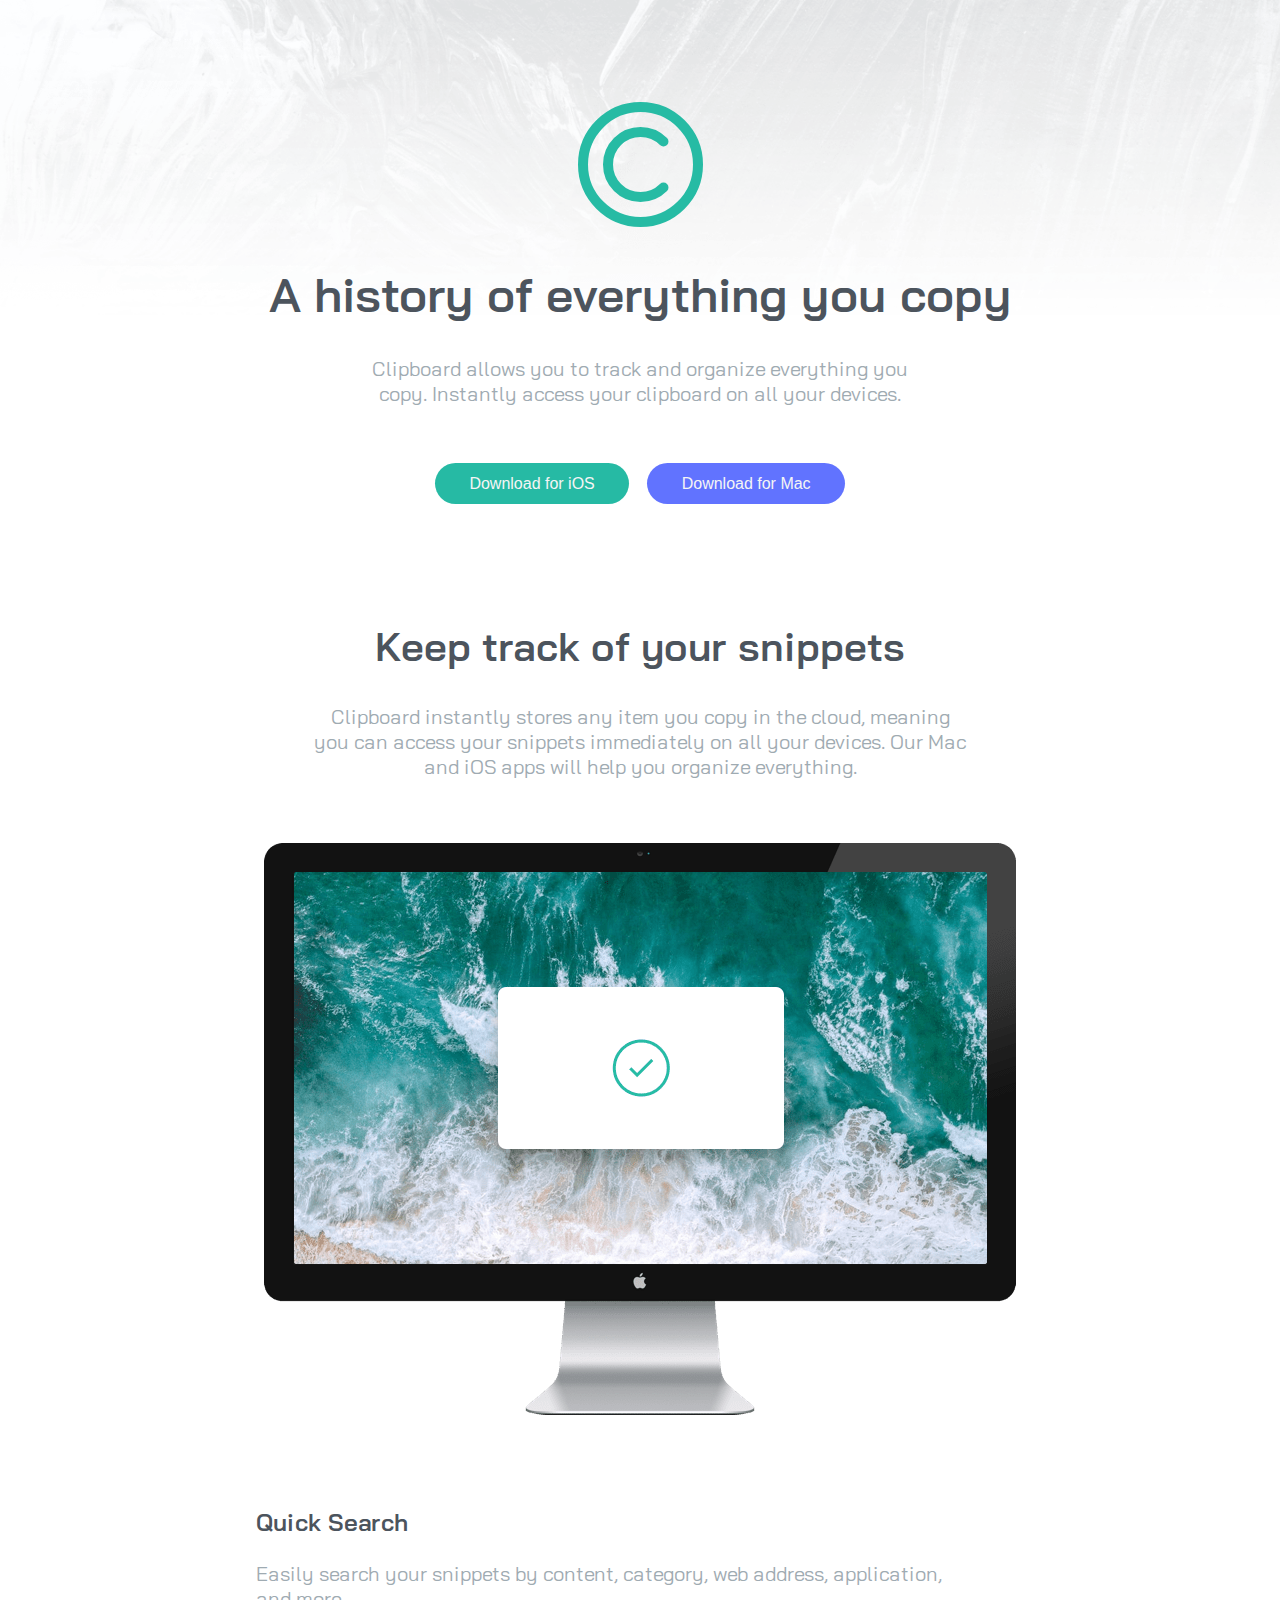
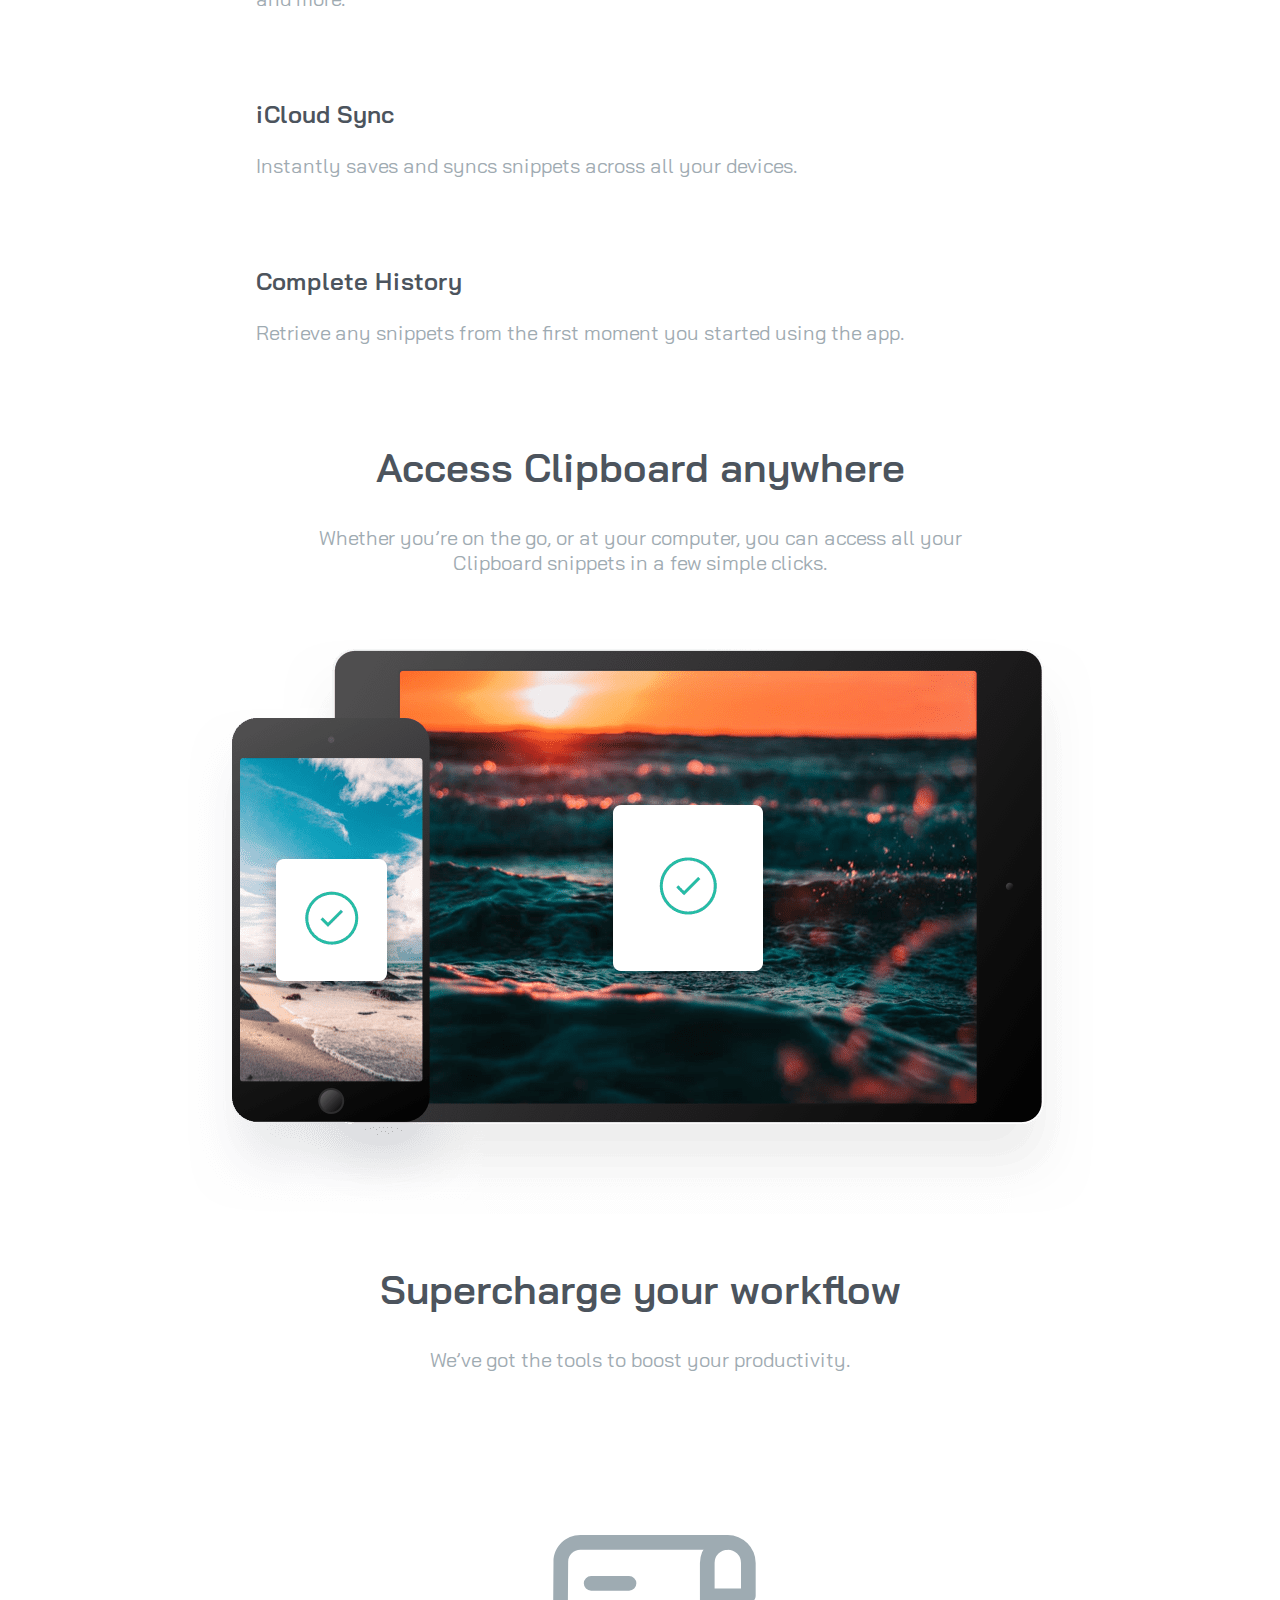
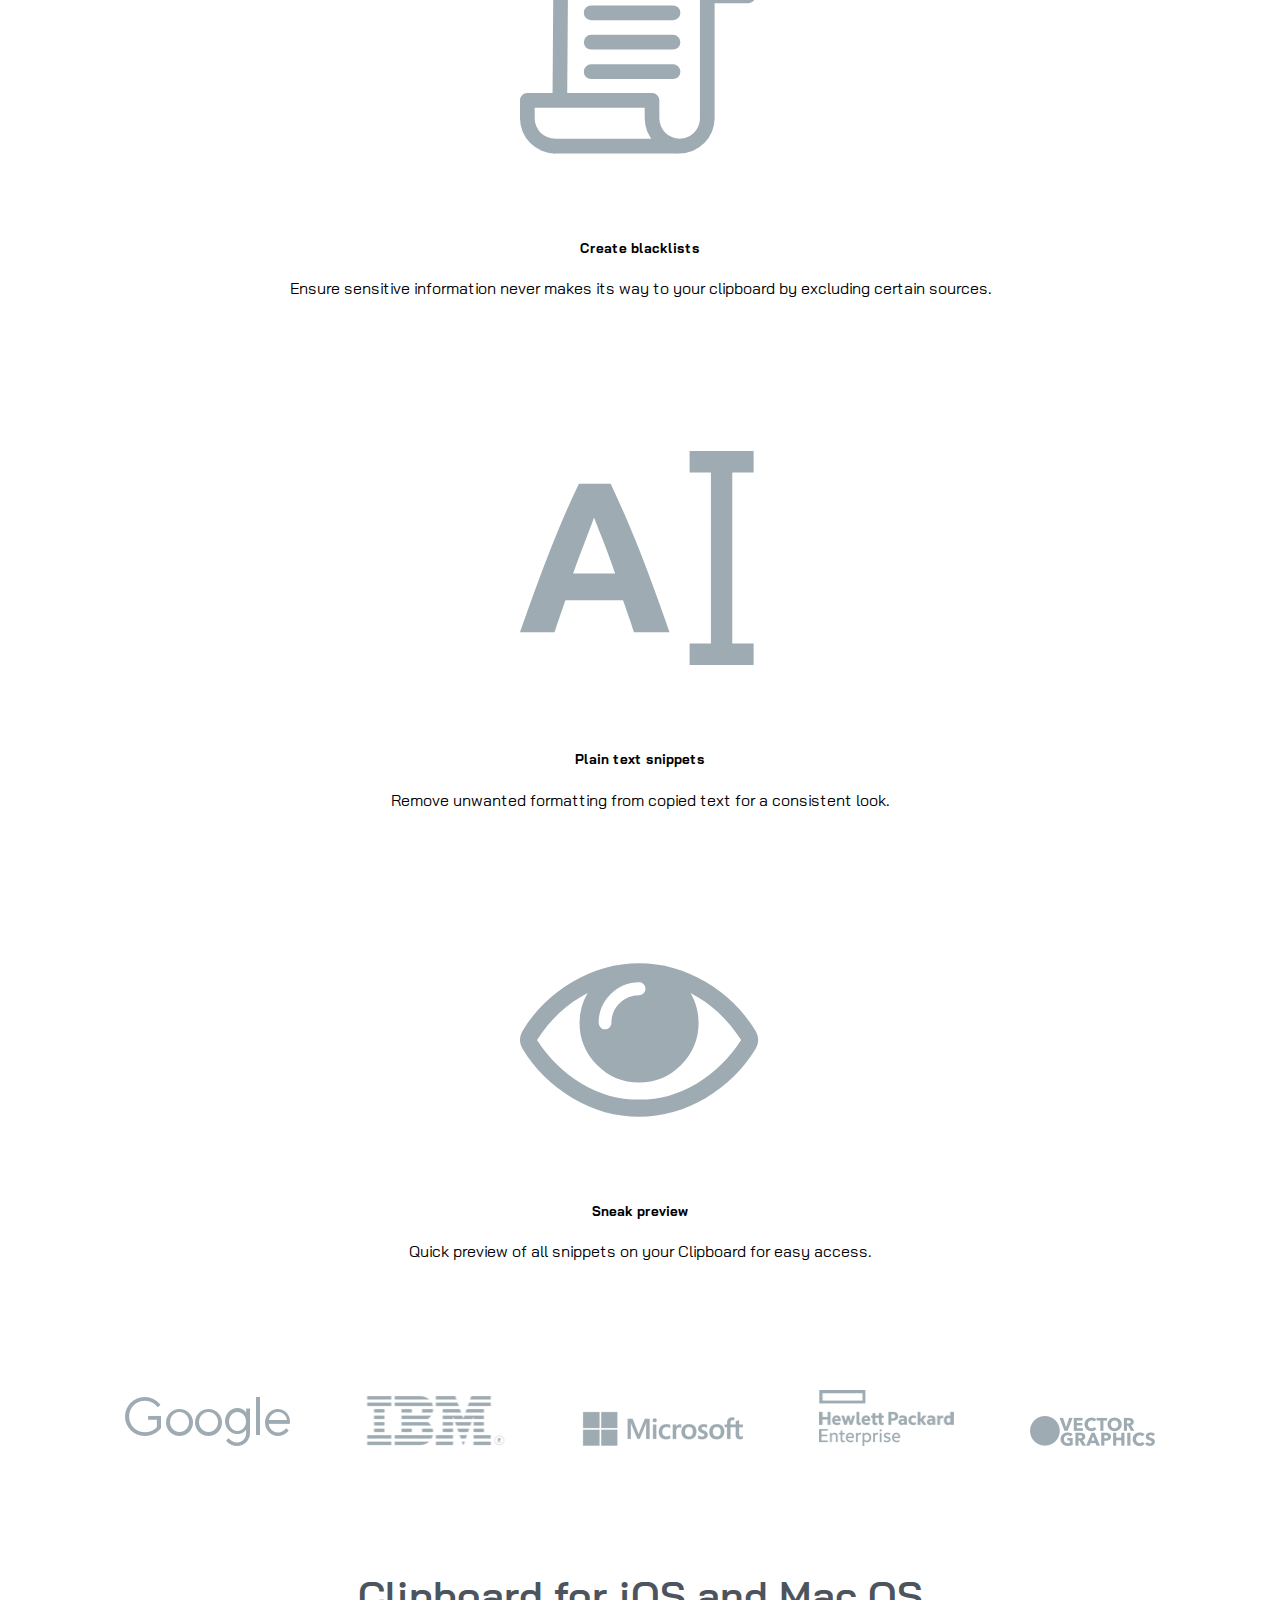
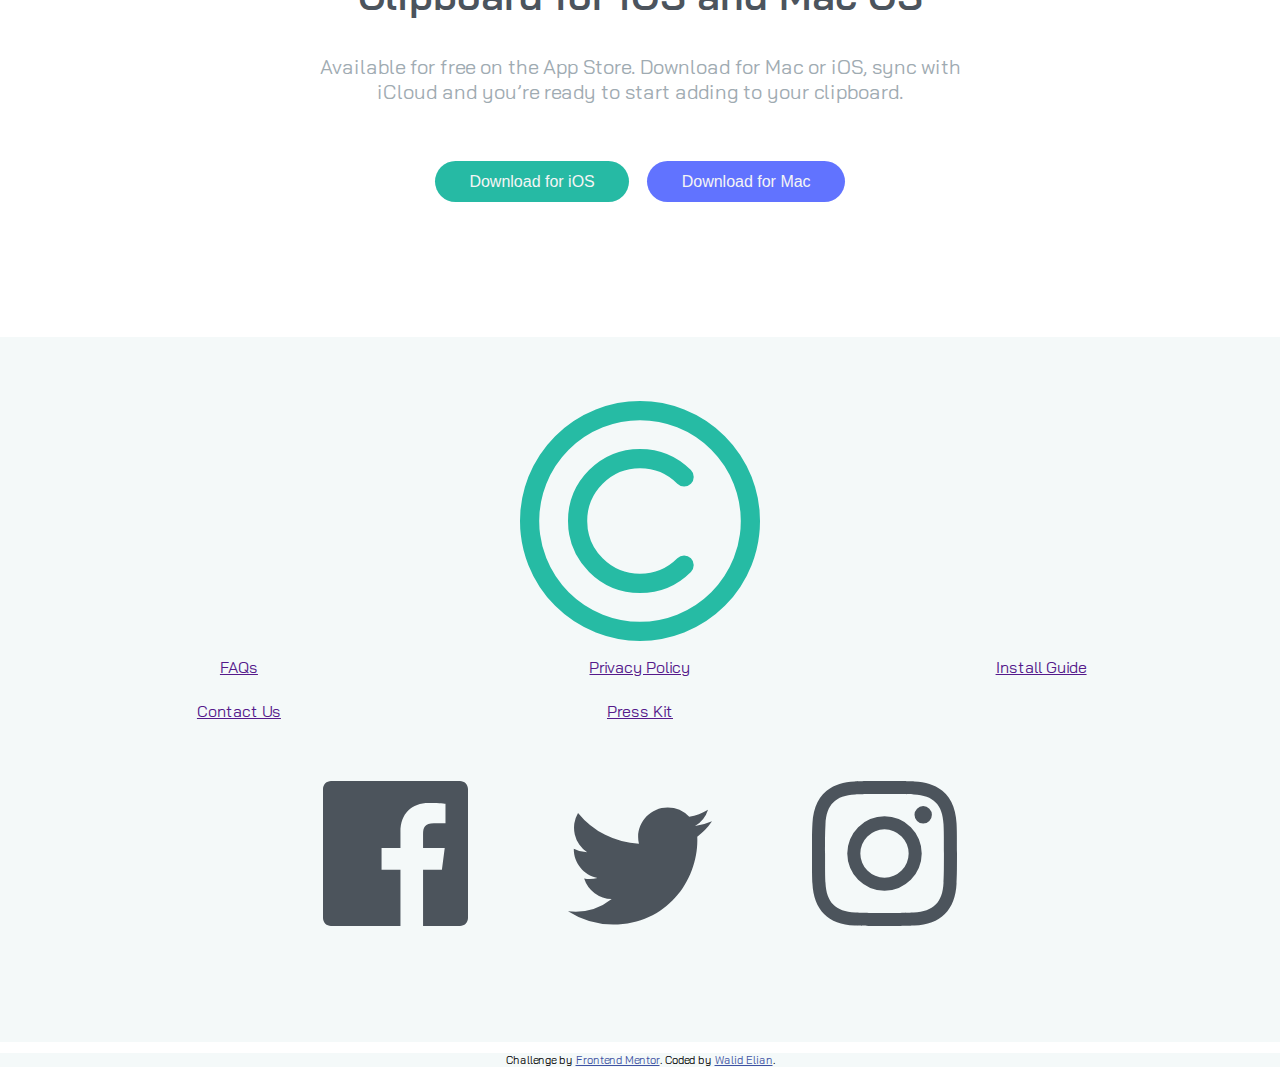
<file: index.html>
<!DOCTYPE html>
<html lang="en">
<head>
  <meta charset="UTF-8">
  <meta name="viewport" content="width=device-width, initial-scale=1.0"> <!-- displays site properly based on user's device -->

  <link rel="icon" type="image/png" sizes="32x32" href="./images/favicon-32x32.png">
  <title>Frontend Mentor | Clipboard landing page</title>
  <!-- BootStrap Link -->
  <link rel="stylesheet" href="https://cdn.jsdelivr.net/npm/bootstrap@4.5.3/dist/css/bootstrap.min.css" integrity="sha384-TX8t27EcRE3e/ihU7zmQxVncDAy5uIKz4rEkgIXeMed4M0jlfIDPvg6uqKI2xXr2" crossorigin="anonymous">
  <!-- Google Fonts Link -->
  <link rel="preconnect" href="https://fonts.gstatic.com">
  <link href="https://fonts.googleapis.com/css2?family=Bai+Jamjuree:wght@400;600&display=swap" rel="stylesheet">
  <!-- Styles File link -->
  <link rel="stylesheet" href="styles.css">
</head>

<body>

  <!-- Head Section -->
  <div class="headSection">
    <img src="images/logo.svg" alt="logo-img"> 
    <h1>A history of everything you copy</h1>
    <p>Clipboard allows you to track and organize everything you 
      copy. Instantly access your clipboard on all your devices.</p>
    <button class="btnn btnn-ios">Download for iOS</button>
    <button class="btnn btnn-mac">Download for Mac</button>
  </div>

  <!-- Info Section 1 -->
  <div class="info1">
    <h2>Keep track of your snippets</h2>
    <p>Clipboard instantly stores any item you copy in the cloud, 
      meaning you can access your snippets immediately on all your 
      devices. Our Mac and iOS apps will help you organize everything.</p>
  </div>

  <!-- Info Section 2 -->
  <div class="row">
    <div class="col col-lg-6 col-md-6 col-sm-12 col-12">
      <img class="respo-img" src="images/image-computer.png" alt="computer-img">
    </div>
  
    <div class="col col-lg-6 col-md-6 col-sm-12 col-12 info2">
      <h3> Quick Search</h3>
      <p>Easily search your snippets by content, category, web address, application, and more.</p>
      <h3>iCloud Sync</h3>
      <p>Instantly saves and syncs snippets across all your devices.</p>
      <h3>Complete History</h3>
      <p>Retrieve any snippets from the first moment you started using the app.</p>  
    </div>
  </div>

  <!-- Info Section 3 -->
  <div class="info3 info1">
    <h2>Access Clipboard anywhere</h2>
    <p>Whether you’re on the go, or at your computer, you can access all your Clipboard 
      snippets in a few simple clicks.</p>
  </div>

  <div>
    <img class="respo-img" src="images/image-devices.png" alt="">
  </div>

  <div class="info1">
    <h2>Supercharge your workflow</h2>
    <p>We’ve got the tools to boost your productivity.</p>
  </div>


  <!-- Info 5 Section -->

  <div class="card-group">
    <div class="card card-me">
      <img src="images/icon-blacklist.svg" class="card-img-top" alt="icon-blacklist">
      <div class="card-body">
        <h5 class="card-title">Create blacklists</h5>
        <p class="card-text">Ensure sensitive information never makes its way to your clipboard by excluding certain sources.</p>
        
      </div>
    </div>
    <div class="card card-me">
      <img src="images/icon-text.svg" class="card-img-top" alt="icon-text">
      <div class="card-body">
        <h5 class="card-title">Plain text snippets</h5>
        <p class="card-text">Remove unwanted formatting from copied text for a consistent look.</p>
        
      </div>
    </div>
    <div class="card card-me">
      <img src="images/icon-preview.svg" class="card-img-top" alt="icon-preview">
      <div class="card-body">
        <h5 class="card-title">Sneak preview</h5>
        <p class="card-text">Quick preview of all snippets on your Clipboard for easy access.</p>
        
      </div>
    </div>
  </div>


  <!-- Logo Section -->
  <div class="logo-style">
    <img src="images/logo-google.png" alt="google-logo">
    <img src="images/logo-ibm.png" alt="ibm-logo">
    <img src="images/logo-microsoft.png" alt="microsoft-logo">
    <img src="images/logo-hp.png" alt="hp-logo">
    <img src="images/logo-vector-graphics.png" alt="vector-graphics-logo">
  </div>

  <div class="info1">
    <h2>Clipboard for iOS and Mac OS</h2>
    <p>Available for free on the App Store. Download for Mac or iOS, sync with iCloud 
      and you’re ready to start adding to your clipboard.</p>
    <button class="btnn btnn-ios">Download for iOS</button>
    <button class="btnn btnn-mac">Download for Mac</button>
  </div>


  <div class="footer row">

    <!-- Logo Col -->
    <div class="col col-lg-3 col-md-4 col-sm-12 col-12">
      <img class="bot-logo" src="images/logo.svg" alt="">
    </div>  
    
    <!-- Links Col -->
    
    <div class="col col-lg-6 col-md-4 col-sm-12 col-12 ">
      <div class="linkstyles">
        <a href="">FAQs</a>
        <a href="">Privacy Policy</a>
        <a href="">Install Guide</a>
        <a href="">Contact Us</a>
        <a href="">Press Kit</a>
      </div>
  
    </div> 

    <!-- Social Col -->
    <div class="col col-lg-3 col-md-4 col-sm-12 col-12">
      <a href=""><img class="social-logo" src="images/icon-facebook.svg" alt="facebook-logo"></a>
      <a href=""><img class="social-logo" src="images/icon-twitter.svg" alt="twitter-logo"></a>
      <a href=""><img class="social-logo" src="images/icon-instagram.svg" alt="instagram-logo"></a> 
    </div>
    
  </div>

  <div class="row row-me">
    <p class="attribution">
      Challenge by <a href="https://www.frontendmentor.io?ref=challenge" target="_blank">Frontend Mentor</a>. 
      Coded by <a href="#">Walid Elian</a>.
    </p>
  </div>

</body>
</html>
</file>
<file: styles.css>
.attribution { font-size: 11px; text-align: center; }
.attribution a { color: hsl(228, 45%, 44%); }

body {
    
    text-align: center;
    font-size: 16px;
    font-family: 'Bai Jamjuree';
    margin: 0 auto;
}

/* Head Section */

.headSection{
    background-image: url("images/bg-header-desktop.png");
    background-repeat: no-repeat;
    background-size:contain; 
    padding: 8% 5% 1%;
    margin: 0 auto;
}

.headSection p{
    color: hsl(201, 11%, 66%);
    width: 50%;
    margin: auto;
    font-size: 1.25rem;
    font-weight: 400;
}

.headSection h1 {
    color:hsl(210, 10%, 33%);
    font-size: 3rem;
    font-weight: 600;
}

.btnn{
    border-radius: 30px;
    border: none;
    padding: 1% 3%;
    color: whitesmoke;
    font-size: 1rem;
    font-weight: 400;
    margin: 5% 0.6%;
}

.btnn-ios{
    background-color: hsl(171, 66%, 44%);
}
.btnn-ios:hover{
    background-color: black;
}

.btnn-mac{
    background-color: hsl(233, 100%, 69%);
}
.btnn-mac:hover{
    background-color: black;
}   

/* Info Section 1 */

.info1{
    padding: 1% 5% 5%;
    margin: 0 auto;
}

.info1 h2{
    color: hsl(210, 10%, 33%);
    font-size: 2.5rem;
    font-weight: 600;
}

.info1 p{
    color: hsl(201, 11%, 66%);
    font-size: 1.25rem;
    width: 57%;
    margin: auto;
}

/* Info Section 2 */


.info2 img{
    float: ;
}

.info2 h3{
    color: hsl(210, 10%, 33%);
    font-weight: 600;
    font-size: 1.5rem;
    text-align: left; 
    margin-left: 20%;
    padding-top: 5%;
}

.info2 p{
    color: hsl(201, 11%, 66%); 
    font-size: 1.25rem;
    font-weight: 400;
    width: 55%;
    margin:auto auto auto 20%;
    text-align: left;
}

/* Info Section 3 */

.info3{
    padding-top: 5%;
}

/* Logo Section */
.logo-style{
    padding: 3%;
}
.logo-style img {
    padding: 3%;
}

/* Info Section 5 */


.card-me{
    border: none;
    padding: 3%;
}
.card-me img{
    width: 20%;
    margin: auto;
    padding: 5%;
}


.social-logo{
    width: 12%;
    padding: 2%;
    margin: 2%;
}

/*  footer  */

.footer{
    background-color: #f4f9f9;
    margin: 1% 0 0 0;
    padding: 5% 3%;
}

.bot-logo{
    width: 20%;
}
.linky{
    text-align: left;
    display:grid;
    grid-template-columns: repeat(3, 0.75fr);
    grid-template-rows: 1fr 1fr ;
}

.row-me{
    background-color: #f4f9f9;
    padding: 0% 10%;
    
}

.linkstyles{
    display:grid;
   grid-template-columns:2fr 2fr 2fr ;
   grid-template-rows: 2fr 2fr;
}

.linkstyles a{
    margin: 3%;
}
/* Mobile Version */

@media screen and (max-width: 800px){
    .headSection{
        background-image: url("images/bg-header-mobile.png");
        background-repeat: no-repeat;
        background-size:contain; 
        padding: 20% 5% 1%;
        margin: 0 auto;
    }
     
    .headSection img{
        padding: 10%;
    }

    .headSection h1 {
        color:hsl(210, 10%, 33%);
        font-size: 2.5rem;
        font-weight: 600;
        padding: 5%;
    }
    
    .headSection p{
        color: hsl(201, 11%, 66%);
        width: 80%;
        margin: auto;
        font-size: 1.25rem;
        font-weight: 400;
    }

    .btnn{
        border-radius: 30px;
        border: none;
        padding: 1% 3%;
        color: whitesmoke;
        font-size: 1.75rem;
        font-weight: 400;
        margin: 5% auto;
        display: block;
        width: 80%;
    }

    /* Info Section 1 */

    .info1{
        padding: 20% 5% 5%;
        margin: 0 auto;
    }

    .info1 h2{
        color: hsl(210, 10%, 33%);
        font-size: 2.5rem;
        font-weight: 600;
    }

    .info1 p{
        color: hsl(201, 11%, 66%);
        font-size: 1.25rem;
        width: 80%;
        margin: auto;
        padding: 5% 0;
    }

    .respo-img{
       margin: auto;
       width: 75%; 
    }

    /* Info Section 2 */


.info2 h3{
    color: hsl(210, 10%, 33%);
    font-weight: 600;
    font-size: 1.5rem;
    padding-top: 15%;
    padding-bottom: 5%;
    margin: auto;
    text-align: center;
}

.info2 p{
    color: hsl(201, 11%, 66%); 
    font-size: 1.25rem;
    font-weight: 400;
    width: 75%;
    margin: auto;
}

/* Logo Section */
.logo-style{
    padding: 3%;
    text-align: center;
    margin: auto;
}
.logo-style img {
    padding: 7%;
    display: block;
    margin: auto;
    width: 60%;
}

.linky{
    text-align: center;
}

.linkstyles{
    display:grid;
   grid-template-columns:2fr;
   grid-template-rows: 2fr 2fr 2fr 2fr 2fr;
}

.linkstyles a{
    margin: 5%;
}

}
</file>
